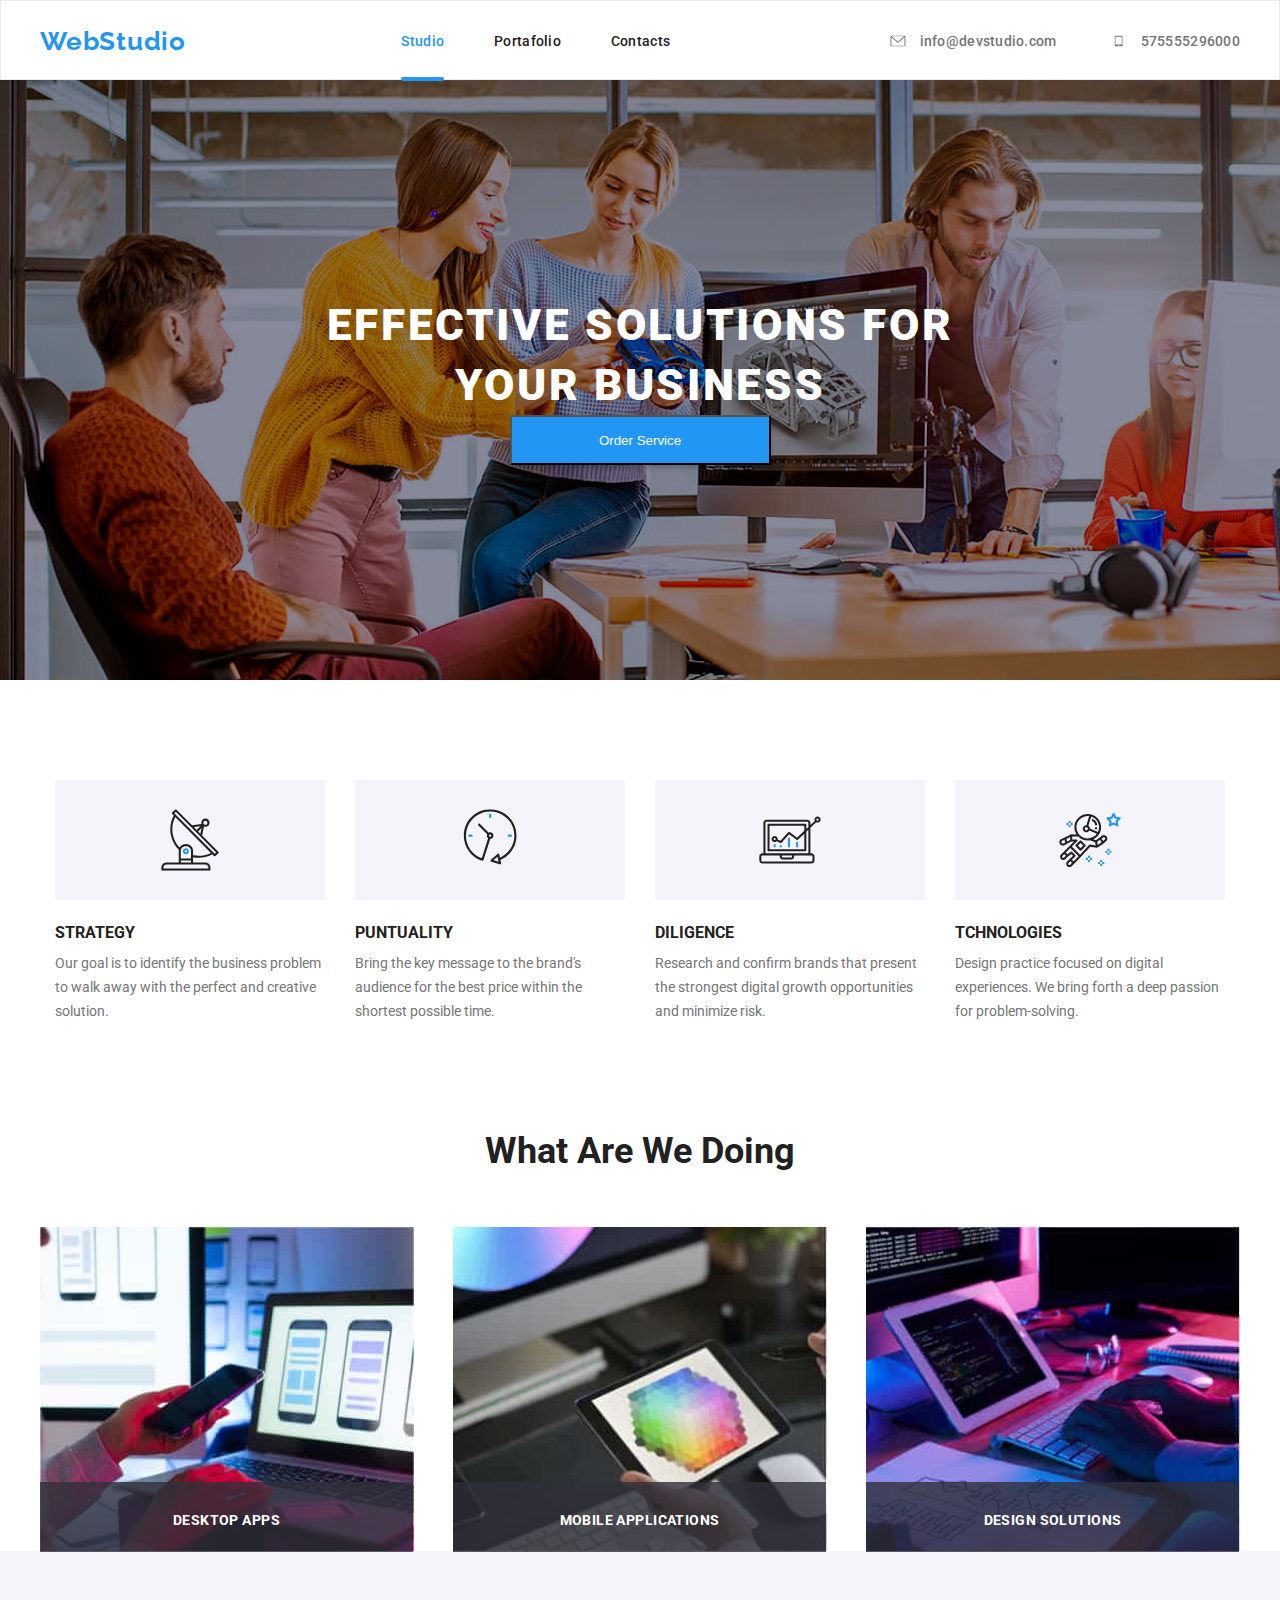
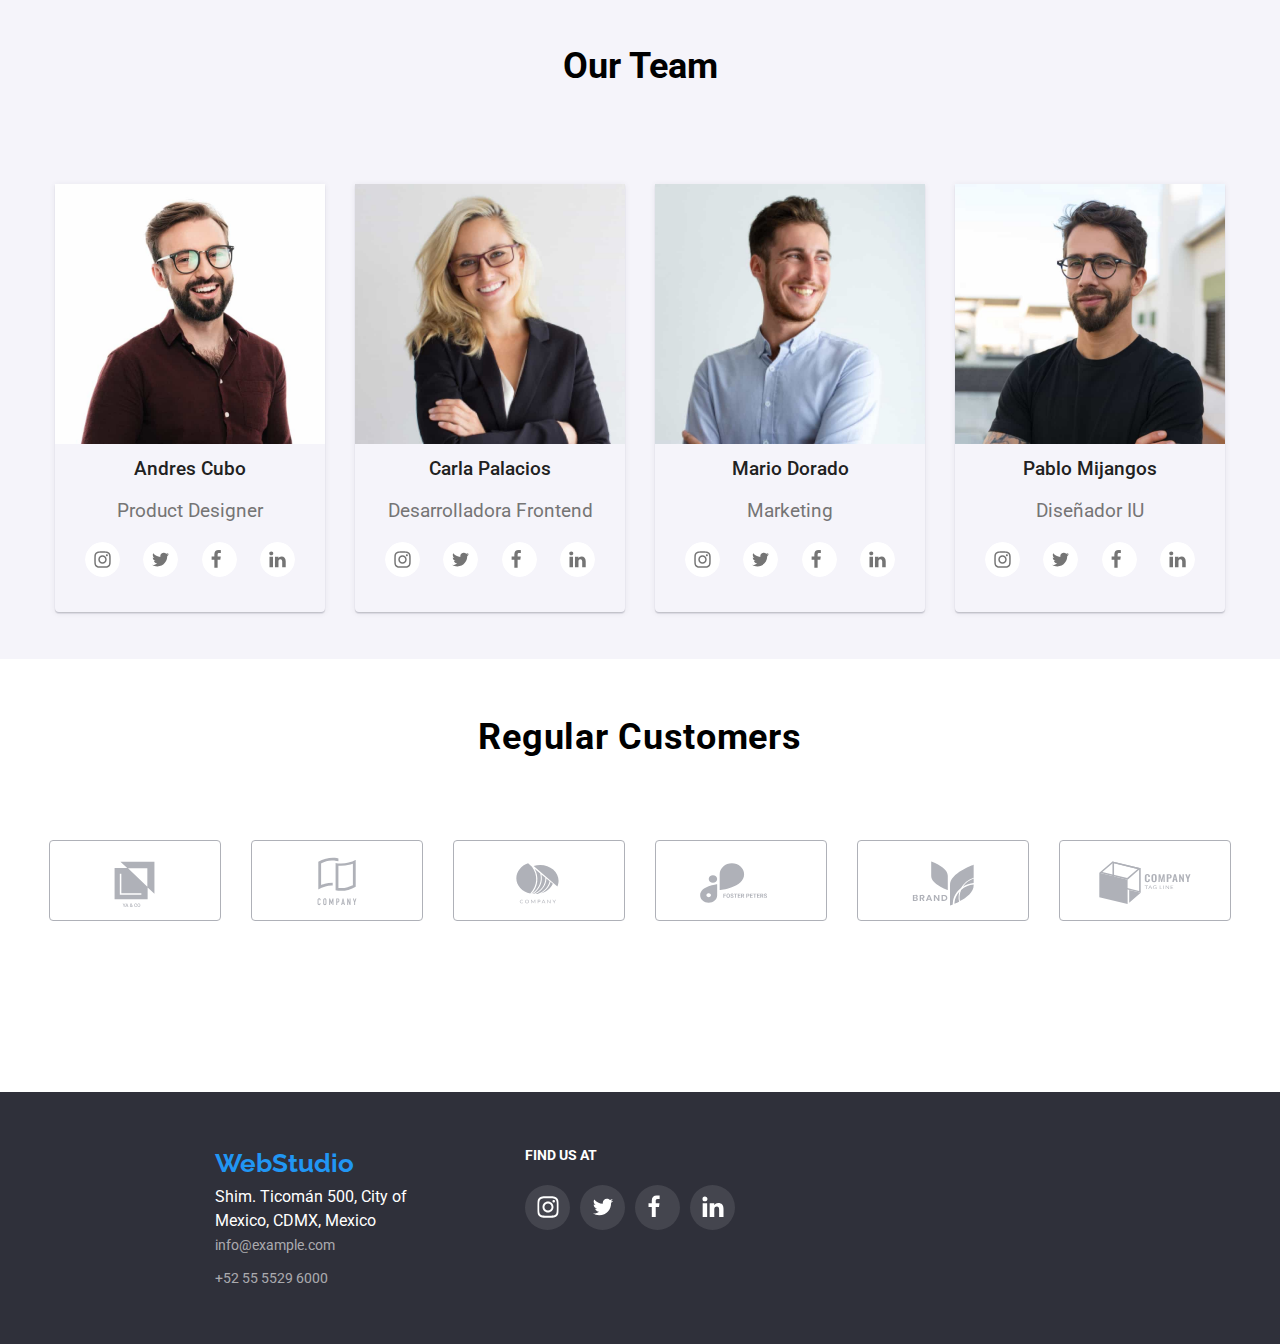
<file: index.html>
<!DOCTYPE html>
<html lang="en">

<head>
    <meta charset="UTF-8">
    <meta http-equiv="X-UA-Compatible" content="IE=edge">
    <meta name="viewport" content="width=device-width, initial-scale=1.0">
    <link rel="stylesheet" href="./goit-markup-hw-02/css/style.css">
    <title>Document</title>
</head>

<body>
    <!-- header-section-->
    <nav class="container__nav-container">
        <div class="container__nav-organization">
            <a href="#" class="container__nav-logo">WebStudio</a>
            <ul class="list__organization">
                <li>
                    <a href="#" class="list__organization-link active-nav">Studio</a>
                </li>
                <li>
                    <a href="./goit-markup-hw-02/portafolio.html" class="list__organization-link">Portafolio</a>
                </li>
                <li>
                    <a href="#" class="list__organization-link">Contacts</a>
                </li>
            </ul>

            <ul class="list__organization">
                <li class="list__icon-contacts-organization">
                    <div class="list__icon-contacts-info">
                        <svg class="icon-head-envelope" viewBox="0 0 30 14">
                            <use href="./images/svg/sprite.svg#icon-envelope"></use>
                        </svg>
                    </div>
                    <a href="" class="list__organization-link contact-info">info@devstudio.com</a>
                </li>


                <li class="list__icon-contacts-organization">
                    <div class="list__icon-contacts-info">
                        <svg class="icon-head-envelope" viewBox="0 0 30 14">
                            <use href="./images/svg/sprite.svg#icon-mobile2"></use>
                        </svg>
                    </div>
                    <a href="" class="list__organization-link contact-info">575555296000</a>
                </li>
            </ul>
        </div>
    </nav>
    <!-- main-section-->
    <main>

        <!-- PRINCIPAL--BTN-->
        <section class="section-principal">
            <div class="center-title">
                <h1 class="title">Effective Solutions for Your Business</h1>
                <button type="button" class="principal-btn" data-modal-open>Order Service</button>
            </div>

            <!-- FORM-INICIO-->
            <div class="backdrop is-hidden" data-modal>
                <div class="modal">
                    <button type="button" data-modal-close class="modal-close-btn">
                        <svg class="icon-close-mod" width="8" height="8">
                            <use href="./images/svg/sprite.svg#icon-close-modal"></use>
                        </svg>
                    </button>
                </div>
            </div>
        </section>

        <!----------------Qualitis-Mejorada---------------->
        <section>
            <div class="container__qualities-size-principal">


                <div class="container__qualities-size ">
                    <div class="container__qualities-icon">
                        <svg class="container__icon-size" width="65" viewBox="0 0 30 23">
                            <use href="./images/svg/sprite.svg#icon-antenna"></use>
                        </svg>
                    </div>
                    <h4 class="container__qualities-title">STRATEGY</h4>
                    <p class="container__qualities-paragraph">Our goal is to identify the business problem to walk away
                        with the perfect and creative solution.</p>
                </div>


                <div class="container__qualities-size ">
                    <div class="container__qualities-icon">
                        <svg class="container__icon-size" width="65" viewBox="0 0 30 23">
                            <use href="./images/svg/sprite.svg#icon-watch"></use>
                        </svg>
                    </div>
                    <h4 class="container__qualities-title">Puntuality</h4>
                    <p class="container__qualities-paragraph">Bring the key message to the brand's audience for the best
                        price within the shortest possible time.</p>
                </div>

                <div class="container__qualities-size ">
                    <div class="container__qualities-icon">
                        <svg class="container__icon-size" width="65" viewBox="0 0 30 23">
                            <use href="./images/svg/sprite.svg#icon-laptop"></use>
                        </svg>
                    </div>
                    <h4 class="container__qualities-title">Diligence</h4>
                    <p class="container__qualities-paragraph"> Research and confirm brands that present the strongest
                        digital growth opportunities and minimize risk.</p>
                </div>

                <div class="container__qualities-size ">
                    <div class="container__qualities-icon">
                        <svg class="container__icon-size" width="65" viewBox="0 0 30 23">
                            <use href="./images/svg/sprite.svg#icon-spaceman"></use>
                        </svg>
                    </div>
                    <h4 class="container__qualities-title">Tchnologies</h4>
                    <p class="container__qualities-paragraph">Design practice focused on digital experiences. We bring
                        forth a deep passion for
                        problem-solving.</p>
                </div>
            </div>
        </section>

        <!-- What we do -->
        <section class="contenido1">
            <h2 class="title-we-do">What Are We Doing</h2>
            <div class="imagenes">
                <div class="cont-descripcion">
                    <div class="descripcion">
                        <h6 class="titulo-descripcion">DESKTOP APPS</h6>
                    </div>
                    <img src="./images/Tecnoligia-1.jpg" alt="imagen ilustrativa">
                </div>
                <div class="cont-descripcion">
                    <div class="descripcion">
                        <h6 class="titulo-descripcion">MOBILE APPLICATIONS</h6>
                    </div>
                    <img src="./images/Tecnoligia-2.jpg" alt="imagen ilustrativa">
                </div>
                <div class="cont-descripcion">
                    <div class="descripcion">
                        <h6 class="titulo-descripcion">DESIGN SOLUTIONS</h6>
                    </div>
                    <img src="./images/Tecnoligia-3.jpg" alt="imagen ilustrativa">
                </div>
            </div>
        </section>
    </main>

    <section>
        <!-------OUR TEAM-------->

        <!-------INTEGRATE1-------->
        <div class="container__team">
            <h3 class="container__team--title">Our Team</h3>
            <div class="container__organization-team">

                <div class="container__cards-images">
                    <img src="./images/team-1.jpg" alt="">
                    <h4 class="card__team-name">Andres Cubo</h4>
                    <p class="card__team-work">Product Designer</p>
                    <ul class="container__icon">

                        <li class="container__form-circle">
                            <a href="" class="container__icon-siez ">
                                <svg width="25" viewBox="0 0 30 23">
                                    <use href="./images/svg/sprite.svg#icon-instagram"></use>
                                </svg>
                            </a>
                        </li>
                        <li class="container__form-circle">
                            <a href="" class="container__icon-siez">
                                <svg width="25" viewBox="0 0 30 23">
                                    <use href="./images/svg/sprite.svg#icon-twitter"></use>
                                </svg>
                            </a>
                        </li>

                        <li class="container__form-circle">
                            <a href="" class="container__icon-siez">
                                <svg width="25" viewBox="0 0 30 23">
                                    <use href="./images/svg/sprite.svg#icon-facebook"></use>
                                </svg>
                            </a>
                        </li>
                        <li class="container__form-circle">
                            <a href="" class="container__icon-siez">
                                <svg width="25" viewBox="0 0 30 23">
                                    <use href="./images/svg/sprite.svg#icon-linkedin"></use>
                                </svg>
                            </a>
                        </li>
                    </ul>
                </div>

                <!-------INTEGRATE2-------->
                <div class="container__cards-images">
                    <img src="./images/team-2.jpg" alt="">
                    <h4 class="card__team-name">Carla Palacios</h4>

                    <p class="card__team-work">Desarrolladora Frontend</p>
                    <ul class="container__icon">

                        <li class="container__form-circle">
                            <a href="" class="container__icon-siez ">
                                <svg width="25" viewBox="0 0 30 23">
                                    <use href="./images/svg/sprite.svg#icon-instagram"></use>
                                </svg>
                            </a>
                        </li>
                        <li class="container__form-circle">
                            <a href="" class="container__icon-siez">
                                <svg width="25" viewBox="0 0 30 23">
                                    <use href="./images/svg/sprite.svg#icon-twitter"></use>
                                </svg>
                            </a>
                        </li>

                        <li class="container__form-circle">
                            <a href="" class="container__icon-siez">
                                <svg width="25" viewBox="0 0 30 23">
                                    <use href="./images/svg/sprite.svg#icon-facebook"></use>
                                </svg>
                            </a>
                        </li>
                        <li class="container__form-circle">
                            <a href="" class="container__icon-siez">
                                <svg width="25" viewBox="0 0 30 23">
                                    <use href="./images/svg/sprite.svg#icon-linkedin"></use>
                                </svg>
                            </a>
                        </li>
                    </ul>
                </div>


                <!-------INTEGRATE3-------->
                <div class="container__cards-images">
                    <img src="./images/team-3.jpg" alt="">
                    <h4 class="card__team-name">Mario Dorado</h4>
                    <p class="card__team-work">Marketing</p>
                    <ul class="container__icon">

                        <li class="container__form-circle">
                            <a href="" class="container__icon-siez ">
                                <svg width="25" viewBox="0 0 30 23">
                                    <use href="./images/svg/sprite.svg#icon-instagram"></use>
                                </svg>
                            </a>
                        </li>
                        <li class="container__form-circle">
                            <a href="" class="container__icon-siez">
                                <svg width="25" viewBox="0 0 30 23">
                                    <use href="./images/svg/sprite.svg#icon-twitter"></use>
                                </svg>
                            </a>
                        </li>

                        <li class="container__form-circle">
                            <a href="" class="container__icon-siez">
                                <svg width="25" viewBox="0 0 30 23">
                                    <use href="./images/svg/sprite.svg#icon-facebook"></use>
                                </svg>
                            </a>
                        </li>
                        <li class="container__form-circle">
                            <a href="" class="container__icon-siez">
                                <svg width="25" viewBox="0 0 30 23">
                                    <use href="./images/svg/sprite.svg#icon-linkedin"></use>
                                </svg>
                            </a>
                        </li>
                    </ul>
                </div>


                <!-------INTEGRATE4-------->
                <div class="container__cards-images">
                    <img src="./images/team-4.jpg" alt="">
                    <h4 class="card__team-name">Pablo Mijangos</h4>
                    <p class="card__team-work">Diseñador IU</p>
                    <ul class="container__icon">

                        <li class="container__form-circle">
                            <a href="" class="container__icon-siez ">
                                <svg width="25" viewBox="0 0 30 23">
                                    <use href="./images/svg/sprite.svg#icon-instagram"></use>
                                </svg>
                            </a>
                        </li>
                        <li class="container__form-circle">
                            <a href="" class="container__icon-siez">
                                <svg width="25" viewBox="0 0 30 23">
                                    <use href="./images/svg/sprite.svg#icon-twitter"></use>
                                </svg>
                            </a>
                        </li>

                        <li class="container__form-circle">
                            <a href="" class="container__icon-siez">
                                <svg width="25" viewBox="0 0 30 23">
                                    <use href="./images/svg/sprite.svg#icon-facebook"></use>
                                </svg>
                            </a>
                        </li>
                        <li class="container__form-circle">
                            <a href="" class="container__icon-siez">
                                <svg width="25" viewBox="0 0 30 23">
                                    <use href="./images/svg/sprite.svg#icon-linkedin"></use>
                                </svg>
                            </a>
                        </li>
                    </ul>
                </div>

            </div>
        </div>
    </section>

    <section>
        <!-----------------------------------------------------CUSTOMERS------------------------------------------------------->
        <div class="container__regular-customers">
            <h4 class="title-customers">Regular Customers</h4>
            <div class="container__organization-customers">
                <ul class="container__cards-icons">
                    <li class="container__item">
                        <a href="" class="container__link-item">
                            <svg class="icon-clients" width=" 66" viewBox="0 0 30 23">
                                <use href="./images/svg/sprite.svg#icon-clients-one">
                                </use>
                            </svg>
                        </a>
                    </li>

                    <!-------CUSTOMERS1-------->

                    <li class="container__item">
                        <a href="" class="container__link-item">
                            <svg class="icon-clients" width=" 66" viewBox="0 0 30 23">
                                <use href="./images/svg/sprite.svg#icon-clients-two">
                                </use>
                            </svg>
                        </a>
                    </li>

                    <!-------CUSTOMERS2-------->

                    <li class="container__item">
                        <a href="" class="container__link-item">
                            <svg class="icon-clients" width=" 66" viewBox="0 0 30 23">
                                <use href="./images/svg/sprite.svg#icon-clients-three">
                                </use>
                            </svg>
                        </a>
                    </li>

                    <!-------CUSTOMERS3-------->

                    <li class="container__item">
                        <a href="" class="container__link-item">
                            <svg class="icon-clients" width=" 66" viewBox="0 0 30 23">
                                <use href="./images/svg/sprite.svg#icon-clients-four">
                                </use>
                            </svg>
                        </a>
                    </li>

                    <!-------CUSTOMERS4-------->

                    <li class="container__item">
                        <a href="" class="container__link-item">
                            <svg class="icon-clients" width=" 66" viewBox="0 0 30 23">
                                <use href="./images/svg/sprite.svg#icon-clients-five">
                                </use>
                            </svg>
                        </a>
                    </li>


                    <!-------CUSTOMERS5-------->

                    <li class="container__item">
                        <a href="" class="container__link-item">
                            <svg class="icon-clients" width=" 66" viewBox="0 0 30 23">
                                <use href="./images/svg/sprite.svg#icon-clients-six">
                                </use>
                            </svg>
                        </a>
                    </li>
                </ul>
            </div>
        </div>
    </section>

    <!------------------------- Footer Section----------------------->


    <footer>
        <!-------------------------CONTACTOS FOOTER----------------------->
        <div>
            <div class="container__footer-principal">
                <div class="container__footer-addres-box">

                    <a href="" class="container__footer-logo">WebStudio</a>
                    <address class="container__footer-list">
                        <p class="container__footer-addres"> Shim. Ticomán 500, City of Mexico, CDMX, Mexico</p>
                        <ul class="container__footer-list-organization">
                            <li class="container__footer-list">
                                <a href="" class="container__footer-contacts">
                                    info@example.com
                                </a>
                            </li>

                            <li class="container__footer-phone">
                                <a href="" class="container__footer-phone">
                                    +52 55 5529 6000
                                </a>
                            </li>
                            <li>

                        </ul>
                    </address>
                </div>


                <!-------------------------ICON FOOTER----------------------->

                <div class="container__footer-section-icons">
                    <h5 class="container__footer-title">FIND US AT</h5>


                    <ul class="container__footer-icon-organization">
                        <li class="container__footer-form-icon">
                            <a href="" class="container__footer-form-icon-hover">
                                <svg class="icon__size" viewBox="0 0 30 56">
                                    <use href="./images/svg/sprite.svg#icon-instagram"></use>
                                </svg>
                            </a>
                        </li>

                        <li class="container__footer-form-icon">
                            <a href="" class="container__footer-form-icon-hover">
                                <svg class="icon__size" viewBox="0 0 30 56">
                                    <use href="./images/svg/sprite.svg#icon-twitter"></use>
                                </svg>
                            </a>
                        </li>
                        <li class="container__footer-form-icon">
                            <a href="" class="container__footer-form-icon-hover">
                                <svg class="icon__size" viewBox="0 0 30 56">
                                    <use href="./images/svg/sprite.svg#icon-facebook"></use>
                                </svg>
                            </a>
                        </li>
                        <li class="container__footer-form-icon">
                            <a href="" class="container__footer-form-icon-hover">
                                <svg class="icon__size" viewBox="0 0 30 56">
                                    <use href="./images/svg/sprite.svg#icon-linkedin"></use>
                                </svg>
                            </a>
                        </li>
                    </ul>
                    </address>
                </div>

                <!-------------------------FOOTER  FORM ----------------------->

             
                    <div>
                        
                    </div>


            </div>
        </div>


    </footer>

    <script src="./js/modal.js"></script>

</body>

</html>
</file>
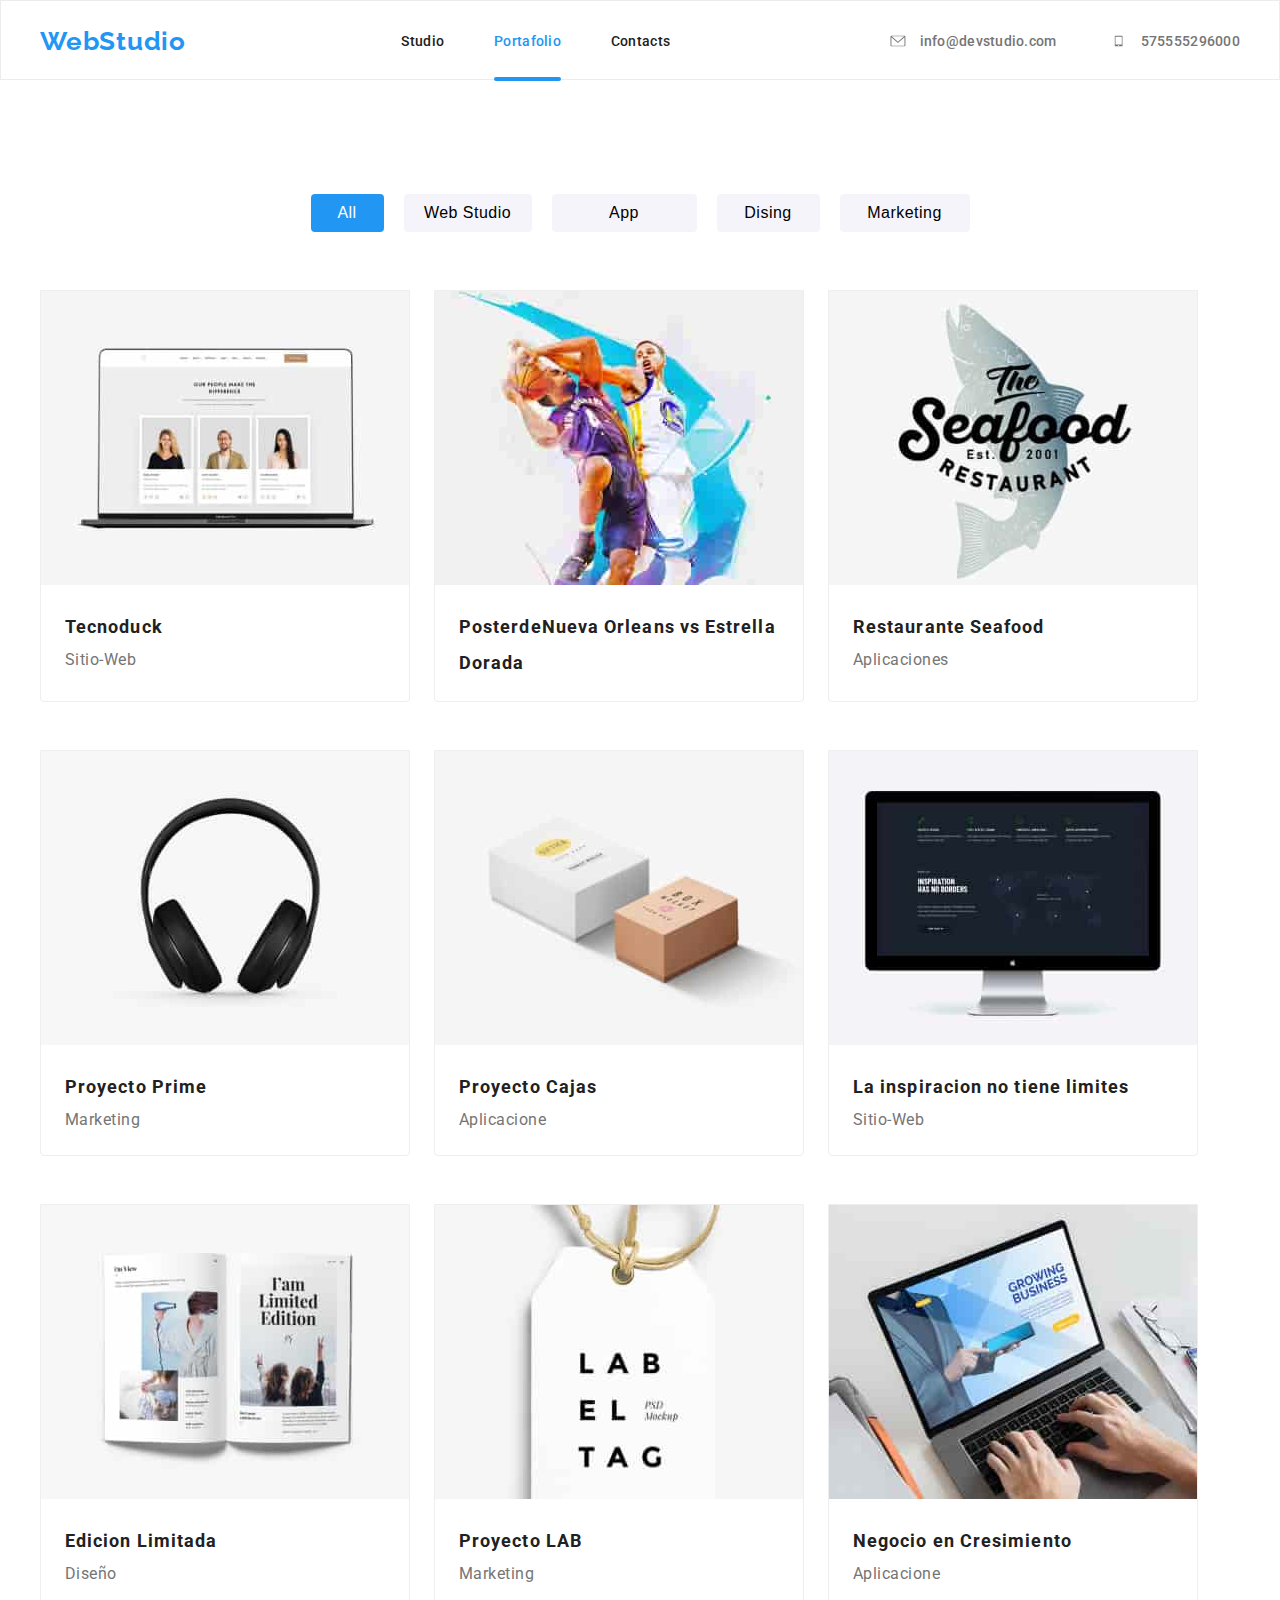
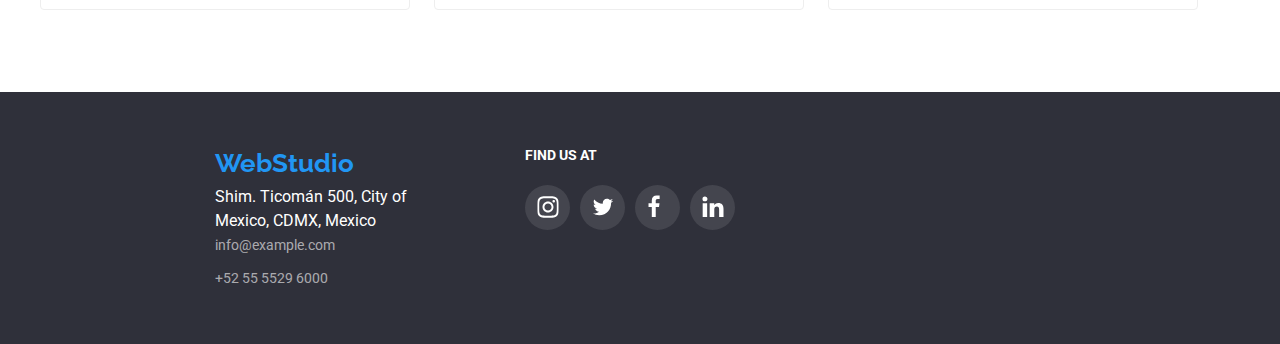
<file: goit-markup-hw-02/portafolio.html>
<!DOCTYPE html>
<html lang="en">

<head>
    <meta charset="UTF-8">
    <meta http-equiv="X-UA-Compatible" content="IE=edge">
    <meta name="viewport" content="width=device-width, initial-scale=1.0">
    <link rel="stylesheet" href="./css/style.css">
    <title>Document</title>
</head>

<body>
    <!-- header-section-->
    <heade>
        <nav class="container__nav-container">
            <div class="container__nav-organization">
                <a href="#" class="container__nav-logo" >WebStudio</a>
                <ul class="list__organization">
                    <li >
                        <a href="../index.html" class="list__organization-link " >Studio</a>
                    </li>
                    <li>
                        <a href="#"  class="list__organization-link active-nav">Portafolio</a>
                    </li>
                    <li >
                        <a href="#" class="list__organization-link">Contacts</a>
                    </li>
                </ul>
    
                <ul class="list__organization">
                    <li  class="list__icon-contacts-organization">
                        <div class="list__icon-contacts-info">
                            <svg class="icon-head-envelope" viewBox="0 0 30 14">
                                <use href="../goit-markup-hw-02/images/icons.svg#icon-envelope"></use>
                            </svg>
                        </div>
                        <a href="" class="list__organization-link contact-info">info@devstudio.com</a>
                    </li>
                    

                    <li class="list__icon-contacts-organization">
                        <div class="list__icon-contacts-info">
                            <svg class="icon-head-envelope" viewBox="0 0 30 14">
                                <use href="../goit-markup-hw-02/images/icons.svg#icon-mobile2"></use>
                            </svg>
                        </div>
                        <a href="" class="list__organization-link contact-info">575555296000</a>
                    </li>
                </ul>
            </div>
        </nav>
    </header>
        <!---Main Section-->

        <section>
            <div class="buttons">
                <button type="button" id="button1" class="btn">All</button>
                <button type="button" id="button2" class="btn">Web Studio</button>
                <button type="button" id="button3" class="btn">App</button>
                <button type="button" id="button4" class="btn">Dising</button>
                <button type="button" id="button5" class="btn">Marketing</button>
            </div>
        </section>

        <section>
            <main>
                <div class="portafolio-container ">
                    <div class="flex-picture">
                        <!--------targeta-1-------->
    
                        <div class="card__container">
                            <div class="card-image">
                                <img src="./images/portafolio-imagen (1).jpg" alt="" width="370">
                                <div class="card-animation">
                                    Tecnoduck is a state-of-the-art coronavirus distribution platform. Companies use this platform for digital espionage and attacks on competitors' secure servers.
                                </div>
                            </div>
    
                            <div class="card-description">
                                <h4 class="title-gallery">Tecnoduck</h4>
                                <p class="description-gallery">Sitio-Web</p>
                            </div>
                        </div>
    
                        <!--------targeta-2-------->
                        <div class="card__container">
                            <div class="card-image">
                                <img id="imagen2" src="./images/imagen(1).jpg" alt="" width="370">
                                <div class="card-animation">
                                    Lorem ipsum dolor sit, amet consectetur adipisicing elit. Officia, perspiciatis rem
                                    totam ipsa, laboriosam quaerat corrupti voluptatem vero eius ipsum, porro saepe maxime
                                    modi ipsam quod cum consequuntur omnis labore!
                                </div>
                            </div>
    
                            <div class="card-description">
                                <h4 class="title-gallery">PosterdeNueva Orleans vs Estrella Dorada</h4>
                                <p class="description-gallery"></p>
                            </div>
                        </div>
    
    
                        <!--------targeta-3-------->
                        <div class="card__container">
                            <div class="card-image">
                                <img src="./images/portafolio-imagen (3).jpg" alt="" width="370">
                                <div class="card-animation">
                                    Lorem ipsum dolor sit, amet consectetur adipisicing elit. Officia, perspiciatis rem
                                    totam ipsa, laboriosam quaerat corrupti voluptatem vero eius ipsum, porro saepe maxime
                                    modi ipsam quod cum consequuntur omnis labore!
                                </div>
                            </div>
    
                            <div class="card-description">
                                <h4 class="title-gallery">Restaurante Seafood</h4>
                                <p class="description-gallery">Aplicaciones</p>
                            </div>
                        </div>
    
    
    
                        <!--------targeta-4-------->
                        <div class="card__container">
                            <div class="card-image">
                                <img src="./images/portafolio-imagen (4).jpg" alt="" width="370">
                                <div class="card-animation">
                                    Lorem ipsum dolor sit, amet consectetur adipisicing elit. Officia, perspiciatis rem
                                    totam ipsa, laboriosam quaerat corrupti voluptatem vero eius ipsum, porro saepe maxime
                                    modi ipsam quod cum consequuntur omnis labore!
                                </div>
                            </div>
    
                            <div class="card-description">
                                <h4 class="title-gallery">Proyecto Prime</h4>
                                <p class="description-gallery">Marketing</p>
                            </div>
                        </div>
    
    
                        <!--------targeta-5-------->
                        <div class="card__container">
                            <div class="card-image">
                                <img src="./images/portafolio-imagen (5).jpg" alt="" width="370">
                                <div class="card-animation">
                                    Lorem ipsum dolor sit, amet consectetur adipisicing elit. Officia, perspiciatis rem
                                    totam ipsa, laboriosam quaerat corrupti voluptatem vero eius ipsum, porro saepe maxime
                                    modi ipsam quod cum consequuntur omnis labore!
                                </div>
                            </div>
    
                            <div class="card-description">
                                <h4 class="title-gallery">Proyecto Cajas</h4>
                                <p class="description-gallery">Aplicacione</p>
                            </div>
                        </div>
    
    
                        <!--------targeta-6-------->
                        <div class="card__container">
                            <div class="card-image">
                                <img src="./images/portafolio-imagen (6).jpg" alt="" width="370">
                                <div class="card-animation">
                                    Lorem ipsum dolor sit, amet consectetur adipisicing elit. Officia, perspiciatis rem
                                    totam ipsa, laboriosam quaerat corrupti voluptatem vero eius ipsum, porro saepe maxime
                                    modi ipsam quod cum consequuntur omnis labore!
                                </div>
                            </div>
    
                            <div class="card-description">
                                <h4 class="title-gallery">La inspiracion no tiene limites</h4>
                                <p class="description-gallery">Sitio-Web</p>
                            </div>
                        </div>
    
                        <!--------targeta-9-------->
                        <div class="card__container">
                            <div class="card-image">
                                <img src="./images/portafolio-imagen (7).jpg" alt="" width="370">
                                <div class="card-animation">
                                    Lorem ipsum dolor sit, amet consectetur adipisicing elit. Officia, perspiciatis rem
                                    totam ipsa, laboriosam quaerat corrupti voluptatem vero eius ipsum, porro saepe maxime
                                    modi ipsam quod cum consequuntur omnis labore!
                                </div>
                            </div>
    
                            <div class="card-description">
                                <h4 class="title-gallery">Edicion Limitada</h4>
                                <p class="description-gallery">Diseño</p>
                            </div>
                        </div>
    
    
                        <!--------targeta-7-------->
                        <div class="card__container">
                            <div class="card-image">
                                <img src="./images/portafolio-imagen (8).jpg" alt="" width="370">
                                <div class="card-animation">
                                    Lorem ipsum dolor sit, amet consectetur adipisicing elit. Officia, perspiciatis rem
                                    totam ipsa, laboriosam quaerat corrupti voluptatem vero eius ipsum, porro saepe maxime
                                    modi ipsam quod cum consequuntur omnis labore!
                                </div>
                            </div>
    
                            <div class="card-description">
                                <h4 class="title-gallery">Proyecto LAB</h4>
                                <p class="description-gallery">Marketing</p>
                            </div>
                        </div>
    
    
                        <!--------targeta-8-------->
                        <div class="card__container">
                            <div class="card-image">
                                <img src="./images/portafolio-imagen (9).jpg" alt="" width="370">
                                <div class="card-animation">
                                    Lorem ipsum dolor sit, amet consectetur adipisicing elit. Officia, perspiciatis rem
                                    totam ipsa, laboriosam quaerat corrupti voluptatem vero eius ipsum, porro saepe maxime
                                    modi ipsam quod cum consequuntur omnis labore!
                                </div>
                            </div>
    
                            <div class="card-description">
                                <h4 class="title-gallery">Negocio en Cresimiento</h4>
                                <p class="description-gallery">Aplicacione</p>
                            </div>
                        </div>
    
    
    
    
    
                    </div>
                </div>
            </main>
    
        </section>


        <!--Footer section-->
        <footer>
            <!-------------------------CONTACTOS FOOTER----------------------->
        <div >
            <div class="container__footer-principal">
                <div class="container__footer-addres-box">
    
                    <a href="" class="container__footer-logo">WebStudio</a>
                    <address class="container__footer-list">
                        <p class="container__footer-addres"> Shim. Ticomán 500, City of Mexico, CDMX, Mexico</p>
                        <ul class="container__footer-list-organization">
                            <li class="container__footer-list">
                                <a href="" class="container__footer-contacts">
                                    info@example.com
                                </a>
                            </li>
    
                            <li  class="container__footer-phone">
                                <a href=""  class="container__footer-phone">
                                    +52 55 5529 6000
                                </a>
                            </li>
                            <li>
    
                        </ul>
                    </address>
                </div>
    
    
            <!-------------------------ICON FOOTER----------------------->
    
                <div class="container__footer-section-icons">
                <h5 class="container__footer-title">FIND US AT</h5>
    
    
                        <ul class="container__footer-icon-organization">
                            <li class="container__footer-form-icon">
                                <a href="" class="container__footer-form-icon-hover">
                                    <svg  class="icon__size" viewBox="0 0 30 56">
                                        <use href="../images/svg/sprite.svg#icon-instagram"></use>
                                    </svg>
                                </a>
                            </li>
    
                            <li class="container__footer-form-icon" >
                                <a href="" class="container__footer-form-icon-hover"  >
                                    <svg  class="icon__size"  viewBox="0 0 30 56">
                                        <use href="../images/svg/sprite.svg#icon-twitter"></use>
                                    </svg>
                                </a>
                            </li>
                            <li class="container__footer-form-icon">
                                <a href="" class="container__footer-form-icon-hover">
                                    <svg  class="icon__size" viewBox="0 0 30 56">
                                        <use href="../images/svg/sprite.svg#icon-facebook"></use>
                                    </svg>
                                </a>
                            </li>
                            <li class="container__footer-form-icon">
                                <a href="" class="container__footer-form-icon-hover">
                                    <svg  class="icon__size" viewBox="0 0 30 56">
                                        <use href="../images/svg/sprite.svg#icon-linkedin"></use>
                                    </svg>
                                </a>
                            </li>
                        </ul>
                    </address>
            </div>
    
    
                <!-------------------------FOOTER  FORM ----------------------->
    
                    
                    <div>

                    </div>
    
    
            </div>
        </div>
    
        
    </footer>
    
    
</body>
</html>
</file>
<file: goit-markup-hw-02/css/style.css>
@import url('https://fonts.googleapis.com/css2?family=Kanit:ital,wght@0,400;0,500;1,300&family=Roboto:wght@400;500;700;900&display=swap');
@import url('https://fonts.googleapis.com/css2?family=Raleway:wght@700&display=swap');

* {
    margin: 0px;
    padding: 0px;
    box-sizing: border-box;
}

body {
    /* background: var(--color-background-header); */
    font-family: 'Roboto';

}

:root {
    --color-background-footer: #2F303A;
    --color-background-header: #2F303A;
    --color-background-button: #2196F3;
    --color-text-on: #2196F3;
    --color-general-text: #212121;
    --color-text-description: #757575;
    --color-text-title: #FFFFFF;
    --color-btn-on: #FFFFFF;
    --color-background-body: #E5E5E5;
    --color-background-team: #F5F4FA;
    --color-background-nav: #FFFFFF;
    --color-icon: #AFB1B8;
    --color-border: #8e8f99;
}

header {
    background-color: var(--color-background-nav);
}
a {
    text-decoration: none;
}

li {
    list-style: none;
}


address {
    font-style: normal;
}


.container {
    width: 1200px;
}


/*-------------------------- INICIO--BARRA DE NAVEGACION-MODIFICADA-----------------------------*/


.container__nav-container {
    width: 100%;
    height: 80px;
    border: 1px solid #ECECEC
    /* border: 1px solid blueviolet; */
}

.container__nav-organization {
    display: flex;
    justify-content: space-between;
    align-items: center;
    width: 1200px;
    margin: auto;
    height: 80px;
    /* border: 1px solid red; */
}

.list__organization {
    display: flex;
    gap: 50px;
}

.list__organization-link {
    color: #212121;
    font-style: normal;
    font-family: 'Roboto';
    display: flex;
    align-items: center;
    justify-content: space-between;
    font-weight: 500;
    font-size: 14px;
    line-height: 16px;
    letter-spacing: 0.02em;
    position: relative;
}

.contact-info {
    color: #757575;
    font-style: medium;
    font-size: 14px;
    line-height: 100%;
}

.container__nav-logo {
    color: #2196F3;
    font-family: 'Raleway', sans-serif;
    text-decoration: none;
    font-style: normal;
    font-weight: 700;
    font-size: 26px;
    line-height: 31px;
    letter-spacing: 0.03em;
}

.active-nav {
    color: #2196F3;
    position: relative;

}

.active-nav::after {
    content: "";
    position: absolute;
    width: 100%;
    height: 4px;
    bottom: -32px;
    border-radius: 2px;
    left: 0;
    background-color: #2196F3;
}

.list__icon-contacts-organization{
    display: flex;
}

.list__icon-contacts-info{
    width: 24px;
    display: flex;
    margin-right: 10px;
}
.list__organization-link:focus,
.list__organization-link:hover {
    color: #2196F3;
}

.icon-head-envelope{
    fill: #757575;
}

.icon-head-envelope:focus,
.icon-head-envelope:hover {
    fill: #2196F3;
}


/*-------------------------- FINAL----BARRA DE NAVEGACION-MODIFICADA-----------------------------*/


.section-principal {
    width: 100%;
    height: 600px;
    background-image: url(../images/principal-img.jpg);
    display: flex;
    align-items: center;
    justify-content: center;
}

.section-principal h1 {
    color: var(--color-text-title);
    font-style: normal;
    font-weight: 900;
    font-size: 44px;
    line-height: 60px;
    letter-spacing: 0.06em;
    text-transform: uppercase;
}

.center-title h1 {
    width: 696px;
    /* height: 50px; */
    font-style: normal;
    font-weight: 900;
    font-size: 44px;
    line-height: 60px;
    letter-spacing: 0.06em;
}

.title {
    display: block;
    font-size: 44px;
    line-height: 1.36;
    font-weight: 900;

    text-align: center;
}

.principal-btn {
    display: flex;
    align-items: center;
    justify-content: center;
    margin: 0 auto;
    align-items: center;
    padding: 10px 32px;
    gap: 10px;
    width: 261px;
    height: 50px;
    left: 666px;
    top: 430px;
    color: var(--color-btn-on);
    background: var(--color-background-button);
    box-shadow: 0px 4px 4px rgba(0, 0, 0, 0.15);
}

.container {
    display: flex;
    margin-top: 95px;
    width: 1200px;
    margin-left: auto;
    margin-right: auto;
    margin-bottom: 200px;
    /* width: 1200px; */
    height: 122px;
}

.container h3 {
    font-style: normal;
    font-weight: 700;
    font-size: 14px;
    line-height: 16px;
    letter-spacing: 0.03em;
    text-transform: uppercase;
}

.container p {
    display: flex;
    align-items: center;
    font-style: normal;
    font-weight: 400;
    font-size: 14px;
    line-height: 24px;
    color: var(--color-text-description);

}

.container article {
    margin-right: 10px;
    margin-left: 18px;
}

/*-------------------------- INICIO--QUALITIS-MODIFICADA-----------------------------*/
.container__qualities-size-principal {
    width: 1200px;
    height: 290px;
    display:flex;
    align-items: center;
    justify-content: center;
    gap: 30px;
    margin: 80px auto;
    /* border: 1px solid purple; */

}

.container__qualities-size  {
    width: 270px;
    height: 250px;
    /* border: 1px solid red; */
}
.container__qualities-icon{
    width: 270px;
    height: 120px;
    display: flex;
    justify-content: center;
    align-items: center;
    background: #F5F4FA;
    
    /* border: 1px solid blue; */
}

.container__icon-size {
    height: 80px;
    width: 80px;
    /* border: 1px solid blue; */
}
.container__qualities-title {
    font-family: 'Roboto';
    font-style: 'Bold' ;
    line-height: 16px;
    margin-top: 25px;
    font-style: normal;
    margin-bottom: 10px;
    line-height: 100%;
    text-align: left;
    letter-spacing: 3%;
    text-transform: uppercase;
    color: #212121;
}
.container__qualities-paragraph {
    font-family: 'Roboto';
    font-style: 'Regular';
    font-size: 14px;
    line-height: 24px;
    text-align: left;
    vertical-align: text-top;
    letter-spacing: 3%;
    color: #757575;
}

/*-------------------------- FIN--QUALITIS-MODIFICADA-----------------------------*/

/*-------------------------- What we do section-----------------------------*/
.title-we-do {
    display: block;
    font-size: 36px;
    line-height: 42.19px;
    font-weight: 700;
    color: var(--color-general-text);
    text-align: center;
}

.contenido1 {
    width: 1200px;
    margin-left: auto;
    margin-right: auto;
    margin-top: 50px;
    position: relative;
}

.cont-descripcion {
    width: 374px;
    height: 324px;
}

.descripcion {
    width: 373px;
    height: 70px;
    background: rgba(47, 48, 58, 0.8);
    position: absolute;
    margin-top: 255px;
}

.titulo-descripcion {
    font-family: 'Roboto';
    font-style: normal;
    font-weight: 700;
    font-size: 14px;
    line-height: 16px;
    text-align: center;
    letter-spacing: 0.03em;
    text-transform: uppercase;
    color: #FFFFFF;
    margin-top: 30px;
}


.imagenes {
    margin-top: 55px;
    width: 100%;
    display: flex;
    justify-content: space-between;

}


/*-------------------------- WHAT WE DO SECTION-MODIFICADA-----------------------------*/


.container__team{
    width: 100%;
    height: 708px;
    /* margin: 50px auto;
    border: 1px solid red; */
    background: #F5F4FA;
    display: flex;
    flex-direction: column;

}

.container__organization-team{
    display: flex;
    align-items: center;
    gap: 30px;
    margin:  auto;
    /* border: 1px solid blue; */
}

.container__team--title {
    text-align: center;
    padding-top: 94px;
    text-align: center;
    font-family: 'Roboto';
    font-style: normal;
    font-weight: 700;
    font-size: 36px;
    line-height: 42px;
    text-align: center;
    letter-spacing: 0.03
}
.container__cards-images {
    width: 270px;
    height: 428px;
    /* border: 1px solid red; */
    margin-top: 50px;
    box-shadow: 0px 1px 6px rgba(46, 47, 66, 0.08),
    0px 1px 1px rgba(46, 47, 66, 0.16), 0px 2px 1px rgba(46, 47, 66, 0.08);
    border-radius: 0px 0px 4px 4px;
    overflow: hidden;
}

.container__cards-images img{
    width: 270px;
    height: 260px;

}
.card__team-name {
    text-align: center;
    text-align: center;
    font-family: 'Roboto';
    font-style: normal;
    font-weight: 500;
    font-size: 18.75px;
    line-height: 42px;
    text-align: center;
    letter-spacing: 0.03;
    color: #212121;
    
}

.card__team-work {
    text-align: center;
    text-align: center;
    font-family: 'Roboto';
    font-style: normal;
    font-weight: 400;
    font-size: 18.75px;
    line-height: 42px;
    text-align: center;
    letter-spacing: 0.03;
    color: #757575;
}

.container__icon {
    display: flex;
    justify-content: space-between;
    margin: 10px 30px;
}



.container__form-circle  {

    width: 35px;
    height: 35px;
    display: flex;
    align-items: center;
    justify-content: center;
    border-radius: 50%;
    overflow: hidden;

}

.container__icon-siez   {
    width: 100%;
    height: 100%;
    border-radius: 50%;
    display: flex;
    align-items: center;
    justify-content: center;
    background: #ffff;
    fill: #757575;
}

 .container__icon-siez:hover,
 .container__icon-siez:focus {
    background: #2196F3;
    fill: #ffff;

}




/*-------------------------- REGULAR- COSTUMERS-MEJORADA-----------------------------*/


.container__regular-customers {
    width: 1200px;
    height: 374px;
    /* border: 1px solid var(--color-background-button); */
    margin: auto;
}

.title-customers {
    text-align: center;
    font-weight: 700;
    /* color: ; */
    font-size: 36px;
    line-height: 1.11;
    letter-spacing: 0.02em;
    margin-bottom: 72px;
    margin-top: 59px;
}

.container__organization-customers{
    /* border: 1px solid red; */
    width: auto;
    height: 100px;
    display: flex;
    justify-content: space-between;
    justify-content: center;
    align-items: center;
}

.container__cards-icons {
    display: flex;
    gap: 30px;
    justify-items: center;
}
.container__item {
    fill: #2196F3;
    color: #2196F3;
    
}
.container__link-item{
    fill: #2196F3;
    color: #2196F3;
    
}
.icon-clients {
    border: 9px solid #757575;
    
}
.container__link-item:focus .icon-clients,
.container__link-item:hover .icon-clients {
    fill: #2196F3;
    border: 1px solid var(--color-background-button);       
}




/*---------------------PORTAFOLIO-ESTYLE------------------------------*/

.buttons {
    width: 675px;
    height: auto;
    margin-top: 106px;
    margin-left: auto;
    margin-right: auto;
}

.btn {
    font-style: normal;
    font-weight: 500;
    font-size: 16px;
    line-height: 26px;
    text-align: center;
    letter-spacing: 0.03em;
    text-align: center;
    height: 38px;
    border: none;
    border-radius: 4px;
}


#button1 {
    width: 73px;
    margin: 8px;
    background: var(--color-background-button);
    color: var(--color-btn-on);
}

#button1:hover {
    background: var(--color-background-body);
    color: var(--color-general-text);
}

#button1:focus {
    background: var(--color-background-body);
    color: var(--color-general-text);
}

#button2 {
    width: 128px;
    margin: 8px;
    background: var(--color-background-team);

}

#button2:hover {
    background: var(--color-background-button);
    color: var(--color-btn-on);
}

#button2:focus {
    background: var(--color-background-button);
    color: var(--color-btn-on);
}

#button3 {
    width: 145px;
    margin: 8px;
    background: #F5F4FA;

}

#button3:hover {
    background: var(--color-background-button);
    color: var(--color-btn-on);
}

#button3:focus {
    background: var(--color-background-button);
    color: var(--color-btn-on);
}


#button4 {
    width: 103px;
    margin: 8px;
    background: #F5F4FA;

}

#button4:hover {
    background: var(--color-background-button);
    color: var(--color-btn-on);
}

#button4:focus {
    background: var(--color-background-button);
    color: var(--color-btn-on);
}

#button5 {
    width: 130px;
    margin: 8px;
    background: #F5F4FA;

}

#button5:hover {
    background: var(--color-background-button);
    color: var(--color-btn-on);
}

#button5:focus {
    background: var(--color-background-button);
    color: var(--color-btn-on);
}

/*---------------------GALLERY-----------------------------*/
.portafolio-container {

    width: 1200px;
    margin: 0 auto;
    margin-bottom: 82px;
    margin-top: 50px;
}

.flex-picture {
    display: flex;
    flex-wrap: wrap;
    gap: 48px 24px;
}

.card__container {

    width: 370px;
    background: #ffffff;
    border: 1px solid #EEEEEE;
    border-radius: 0px 0px 4px 4px;

}

.title-gallery {
    font-family: 'Roboto';
    font-style: normal;
    font-size: 18px;
    line-height: 36px;
    letter-spacing: 0.06em;
    color: var(--color-general-text);

}

.description-gallery {
    font-style: normal;
    font-weight: 400;
    font-size: 16px;
    line-height: 30px;
    letter-spacing: 0.03em;
    color: var(--color-text-description);

}

.card__container:hover {
    box-shadow: 0px 1px 3px rgba(0, 0, 0, 0.12), 0px 1px 1px rgba(0, 0, 0, 0.14), 0px 2px 1px rgba(0, 0, 0, 0.2);

}

.card-description {
    padding: 20px 24px;
}

.card-animation {
    position: absolute;
    top: 0;
    height: 294px;
    width: 370px;
    background: rgba(33, 150, 243, 0.9);
    letter-spacing: 0.03px;
    padding: 63px 24px;
    color: #ffffff;
    transform: translateY(105%);
    transition: transform 250ms ease;
    transition-timing-function: cubic-bezier(0.4, 0, 0.2, 1);

}

.card-image {
    position: relative;
    overflow: hidden;
}


.card__container:hover .card-animation {
    transform: translateY(0%);
}

#imagen2 {
    width: 370px;
    height: 294px;
}

/*---------------------ICON-----------------------------*/
.card .list li a {
    display: flex;
    gap: 18px;
    color: var(--color-text-title);
    justify-content: center;
    align-items: center;
    border-radius: 25px;
    outline: none;
    width: 45px;
    height: 45px;
    outline: none;
    transition: all 0.3s ease-in-out;
}

.card .list li a .icon {
    width: 24px;
    height: 24px;
    fill: var(--color-icon);
    transition: all 0.3s ease-in-out;

}

.card .list li a:hover,
.card .list li a:focus {
    background: var(--color-text-on);

}

.card .list li a:hover .icon,
.card .list li a:focus .icon {
    fill: var(--color-btn-on);
}

.icon-list {

    display: flex;
    justify-content: center;
    gap: 18px;
    color: var(--color-text-title);
}


.icon {
    /* margin-right: 10px; */
    color: var(--color-btn-on);
}

.icon:hover {
    fill: var(--color-background-button);
}

.nav-icon:hover {
    fill: var(--color-background-button);
    color: var(--color-btn-on);
}


/*---------------------regular-clients------------------------*/

.regular-clients {
    width: 1200px;
    height: 372px;
    overflow: hidden;
    /* border: 1px solid red; */
    margin: auto;
}

.client {
    font-family: 'Roboto';
    font-style: normal;
    font-weight: 700;
    font-size: 36px;
    line-height: 42px;
    text-align: center;
    letter-spacing: 0.03em;
    color: #212121;
    padding-top: 59px;
}

.resources {
    width: 1170px;
    margin-left: auto;
    margin-right: auto;
    margin-top: 44px;
    display: flex;
    justify-content: space-between;

}


.icon-clients {
    /* border: 1px solid black; */
    /* border: 1px solid #AFB1B8; */
    box-sizing: border-box;
    fill: var(--color-icon);
    width: 172px;
    height: 81px;
    border: 1px solid var(--color-icon);
    display: flex;
    align-items: center;
    justify-content: center;
    border-radius: 4px;
    cursor: pointer;

}

.icon-clients-last {
    width: 170px;
    margin-right: 0px;
}

.customers-link {
    outline: none;

}


.customers-link:focus,
.customers-link:hover {
    border: 1px solid var(--color-background-button);
}

.customers-link:focus .icon-clients,
.customers-link:hover .icon-clients {
    border: 1px solid var(--color-background-button);
    fill: #2196F3;
}




/*-------------------------- INICIO--CONTACTOS FOOTER-----------------------------*/


.container__footer-principal {
    width: 100%;
    height: 252px;
    display: flex;
    align-items: center;
    background-color: #2F303A;
    /* border: solid 1px red; */
}

.container__footer-addres-box {
    width: 240px;
    height: 140px;
    margin-left: 215px;
    /* border: solid 1px red; */
}


.container__footer-addres {
    font-family: 'Roboto';
    font-style: 'Regular' ;
    font-weight: 400;
    margin-top: 6px;
    font-style: normal;
    line-height: 24px;
    text-align: left;
    vertical-align: top;
    letter-spacing: 3%;
    color: #ffff;
}

.container__footer-contacts {
    font-family:'Roboto' ;
    font-weight: 400;
    font-size: 14px;
    line-height: 24px;
    letter-spacing: 3%;
    color: rgba(255, 255, 255, 0.6);

}

.container__footer-logo {
    font-family:'Raleway';
    font-weight: 700;
    font-size: 26px;
    line-height: 31px;
    font-style: 'Bold' ;

    text-align: left;
    color: #2196F3;

}

.container__footer-phone {
    font-family:'Roboto' ;
    font-weight: 400;
    font-size: 14px;
    margin-top: 9px;
    line-height: 24px;
    letter-spacing: 3%;
    color: rgba(255, 255, 255, 0.6);
}

.container__footer-contacts:focus,
.container__footer-contacts:hover,
.container__footer-phone:focus,
.container__footer-phone:hover {
    color: #2196F3;
}

/*-------------------------- FIN--CONTACTOS FOOTER-----------------------------*/

/*-------------------------- INICIO--ICONS FOOTER-----------------------------*/
.container__footer-section-icons{
    width: 240px;
    height: 140px;

    margin-left: 70px;
    /* border: solid 1px purple; */
}


.container__footer-title{
    font-family:'Roboto' ;
    font-style: Bold;
    font-weight: 700;
    font-size: 14px;
    text-align: left;
    line-height: 16px;
    line-height: 100%;
    margin-bottom: 20px;
    letter-spacing: 3%;
    color: #FFFFFF;
}

.container__footer-icon-organization {
    height: 50px;
    width:240px ;
    display: flex;
    gap: 10px;
    align-items: center;
    /* border: solid 1px aqua; */
}

.container__footer-form-icon {
    width: 45px;
    height: 45px;
    display: flex;
    align-items: center;
    justify-content: center;
    border-radius: 50%;
    background-color: rgba(255, 255, 255, 0.1);
    /* border: solid 1px blue; */
}

.icon__size{
    width: 40px;
    height: 40px;
    fill:#FFFFFF;

    display: flex;
    align-items: center;
    justify-content: center;

}

.container__footer-form-icon-hover {

    border-radius: 50%;
}

.container__footer-form-icon-hover:focus {
    background-color: #2196F3;
}

.container__footer-form-icon:hover {
    background-color: #2196F3;
}


/* .footer-btn-active {
    width: 45px;
    height: 45px;
    display: flex;
    align-items: center;
    justify-content: center;
    border-radius: 50%;
    background-color: #2196F3;
}

.footer-btn-active:hover {
    background-color: rgba(255, 255, 255, 0.1);

} */
/*---------------------😎FORM-STYLES😎----------------------------------*/


.backdrop {
    position: fixed;
    top: 0;
    width: 100%;
    height: 100%;
    z-index: 100;
    background-color: rgba(46, 47, 66, 0.4);
    transition: opacity var(--transform-item-hover),
        visibility var(--transform-item-hover);
}

.backdrop.is-hidden .modal {
    transform: translate(-50%, -50%) scale(0);
    box-shadow: none;
}

.modal {
    width: 528px;
    min-height: 581px;
    background-color: #fcfcfc;
    border-radius: 4px;
    box-shadow: 0px 1px 1px rgba(0, 0, 0, 0.14), 0px 1px 3px rgba(0, 0, 0, 0.12),
        0px 2px 1px rgba(0, 0, 0, 0.2);
    position: absolute;
    top: 50%;
    left: 50%;
    transform: translate(-50%, -50%) scale(1);
    transition: transform var(--transform-item-hover),
        scale var(--transform-item-hover);
    padding: 24px;
}

.modal-close-btn {
    width: 30px;
    height: 30px;
    background-color: #e7e9fc;
    border: 1px solid rgba(0, 0, 0, 0.1);
    border-radius: 50%;
    display: block;
    margin-left: auto;
    padding: 0;
    font-size: 0;
    fill: var(--logo-main-color);
}

.is-hidden {
    opacity: 0;
    visibility: hidden;
    pointer-events: none;
}


/*-------------------------FOOTER  FORM -----------------------*/
</file>
